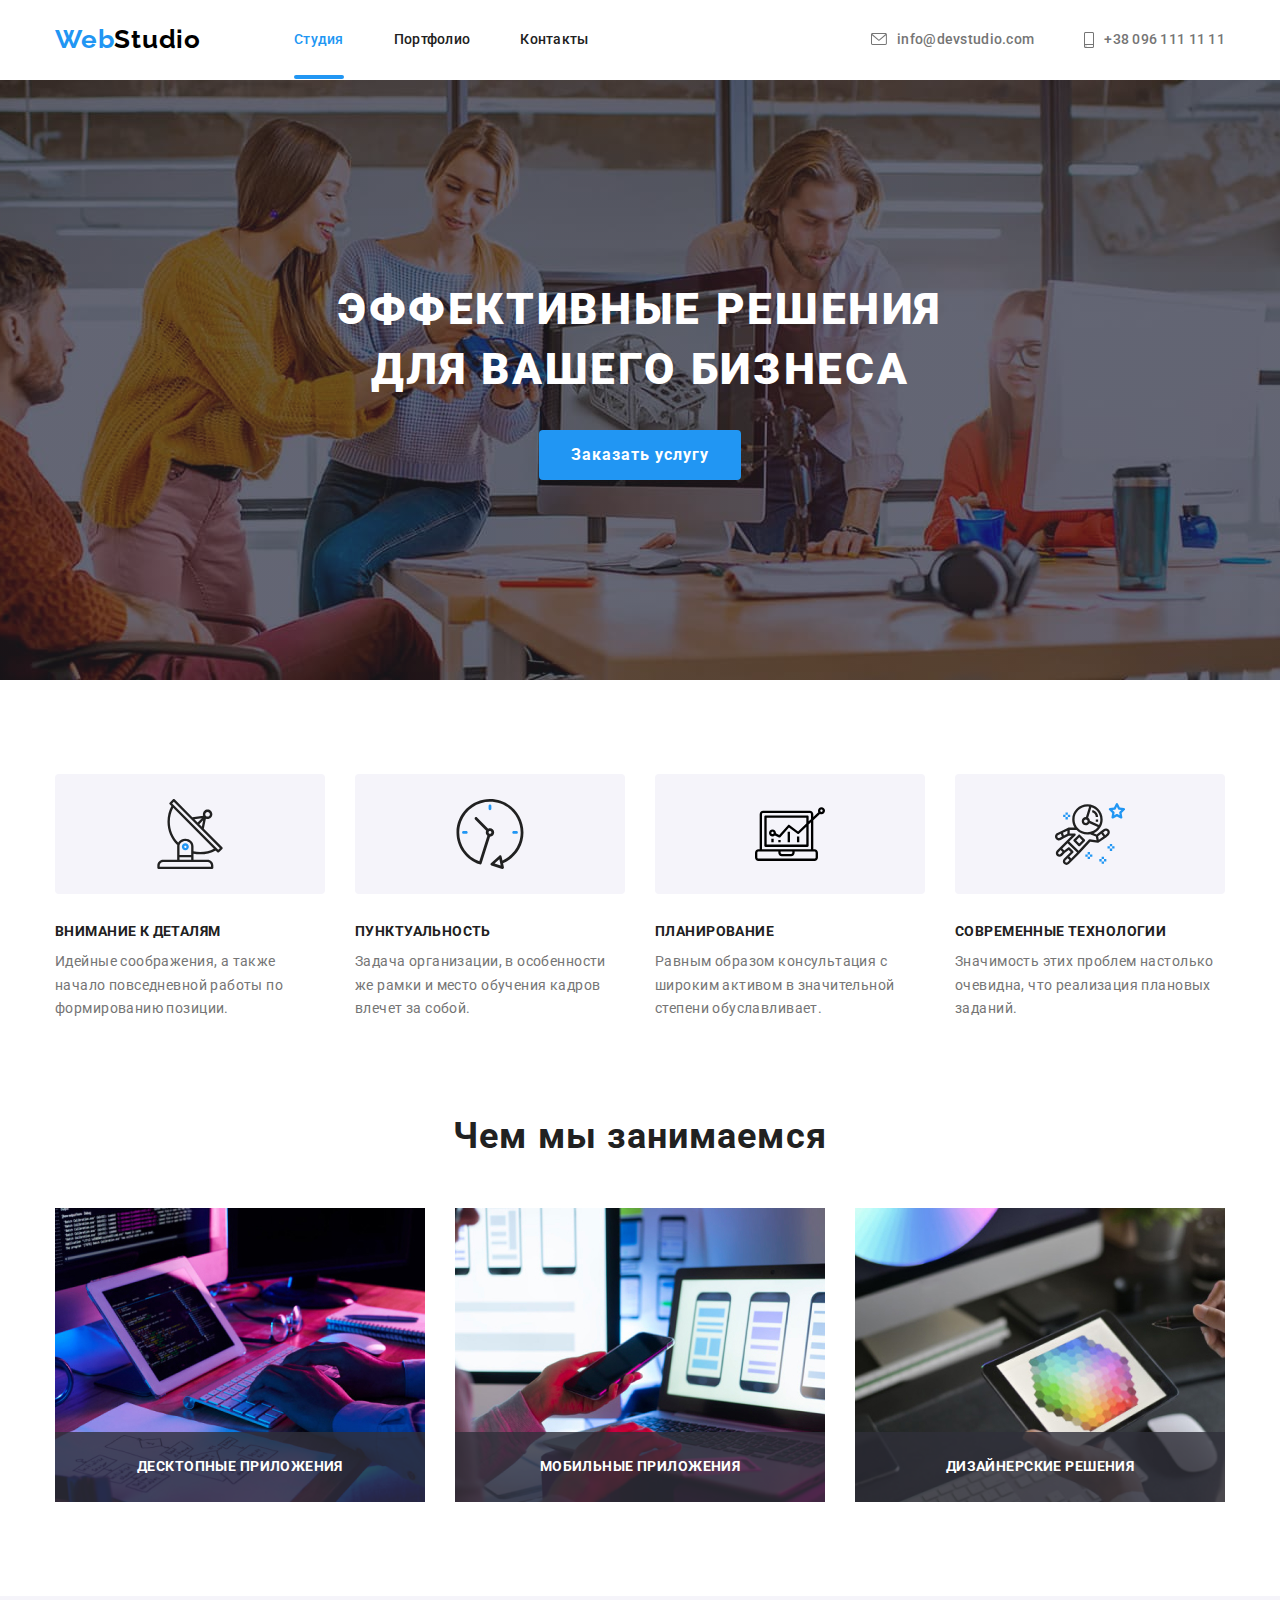
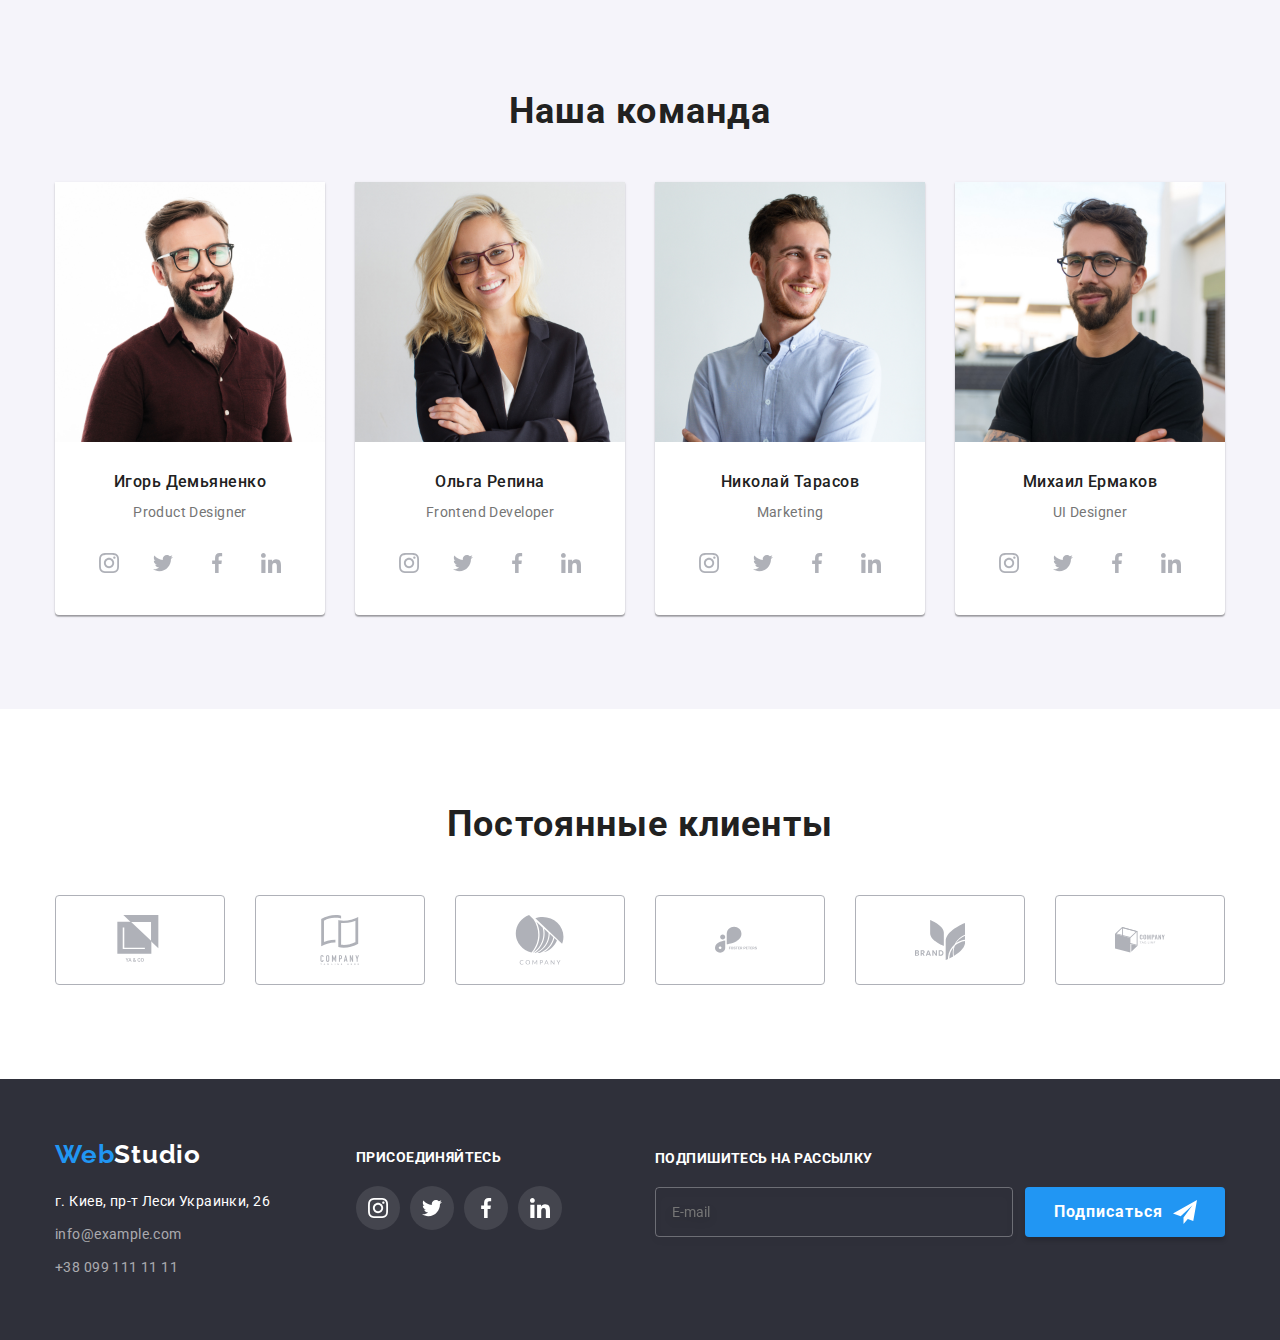
<file: index.html>
<!DOCTYPE html>
<html lang="ru">
  <head>
    <meta charset="UTF-8" />
    <meta name="viewport" content="width=device-width, initial-scale=1.0" />
    <title>Wed Studio</title>
    <link rel="preconnect" href="https://fonts.gstatic.com" />
    <link
      href="https://fonts.googleapis.com/css2?family=Raleway:wght@700&family=Roboto:wght@400;500;700;900&display=swap"
      rel="stylesheet"
    />
    <link
      rel="stylesheet"
      href="https://cdnjs.cloudflare.com/ajax/libs/modern-normalize/1.0.0/modern-normalize.min.css"
    />
    <link rel="stylesheet" href="./css/main.min.css" />
  </head>
  <body>
    <!-- Шапка сайта -->
    <header class="site-header">
      <nav class="main-nav container">
        <a href="./index.html" lang="en" class="logo"
          >Web<span class="logo-end">Studio</span>
        </a>

        <ul class="site-nav list">
          <li class="item">
            <a href="./index.html" class="link active">Студия</a>
          </li>
          <li class="item">
            <a href="./portfolio.html" class="link">Портфолио</a>
          </li>
          <li class="item"><a href="#" class="link">Контакты</a></li>
        </ul>

        <ul class="auth-nav list">
          <li class="item">
            <a href="mailto:info@devstudio.com" class="link">
              <div class="button">
                <svg class="button-icon" width="16px" height="12px">
                  <use href="./img/sprite.svg#icon-mail"></use>
                </svg>
              </div>
              info@devstudio.com
            </a>
          </li>
          <li class="item">
            <a href="tel:+38096111111" class="link">
              <div class="button">
                <svg class="button-icon" width="10px" height="16px">
                  <use href="./img/sprite.svg#icon-smartphone"></use>
                </svg>
              </div>
              +38 096 111 11 11
            </a>
          </li>
        </ul>
      </nav>
    </header>

    <main>
      <!-- Герой -->
      <section class="site-hero">
        <div class="hero-img">
          <div class="container">
            <h1 class="hero-title">Эффективные решения для вашего бизнеса</h1>
            <button type="button" class="button hero-button" data-modal-open>
              Заказать услугу
            </button>
          </div>
        </div>
      </section>

      <!-- Особенности -->
      <section class="section">
        <div class="container">
          <h2 class="section-title visually-hidden">Наши особенности</h2>

          <ul class="list feature-list">
            <li class="item">
              <div class="icon">
                <svg width="70px" height="70px">
                  <use href="./img/sprite.svg#icon-antenna"></use>
                </svg>
              </div>
              <h3 class="title">Внимание к деталям</h3>
              <p class="text">
                Идейные соображения, а также начало повседневной работы по
                формированию позиции.
              </p>
            </li>
            <li class="item">
              <div class="icon">
                <svg width="70px" height="70px">
                  <use href="./img/sprite.svg#icon-clock"></use>
                </svg>
              </div>
              <h3 class="title">Пунктуальность</h3>
              <p class="text">
                Задача организации, в особенности же рамки и место обучения
                кадров влечет за собой.
              </p>
            </li>
            <li class="item">
              <div class="icon">
                <svg width="70px" height="70px">
                  <use href="./img/sprite.svg#icon-computer"></use>
                </svg>
              </div>
              <h3 class="title">Планирование</h3>
              <p class="text">
                Равным образом консультация с широким активом в значительной
                степени обуславливает.
              </p>
            </li>
            <li class="item">
              <div class="icon">
                <svg width="70px" height="70px">
                  <use href="./img/sprite.svg#icon-astronaut"></use>
                </svg>
              </div>
              <h3 class="title">Современные технологии</h3>
              <p class="text">
                Значимость этих проблем настолько очевидна, что реализация
                плановых заданий.
              </p>
            </li>
          </ul>
        </div>
      </section>

      <!-- Наши работы -->
      <section class="section">
        <div class="container">
          <h2 class="section-title">Чем мы занимаемся</h2>

          <ul class="list work-list">
            <li class="item">
              <div class="work-thumb">
                <img
                  class="work-img"
                  src="./img/box-1.jpg"
                  alt="Верстка стилей"
                  width="370"
                  height="294"
                />
                <div class="work-title">Десктопные приложения</div>
              </div>
            </li>
            <li class="item">
              <div class="work-thumb">
                <img
                  class="work-img"
                  src="./img/box-2.jpg"
                  alt="Выбор дизайна"
                  width="370"
                  height="294"
                />
                <div class="work-title">Мобильные приложения</div>
              </div>
            </li>
            <li class="item">
              <div class="work-thumb">
                <img
                  class="work-img"
                  src="./img/box-3.jpg"
                  alt="Подборка цветовой гаммы"
                  width="370"
                  height="294"
                />
                <div class="work-title">Дизайнерские решения</div>
              </div>
            </li>
          </ul>
        </div>
      </section>

      <!-- Команда -->
      <section class="section background-accent">
        <div class="container main-team">
          <h2 class="section-title">Наша команда</h2>

          <ul class="list team-list">
            <li class="item">
              <img
                src="./img/team-1.jpg"
                alt="Фото сотрудника"
                width="270"
                height="260"
              />
              <h3 class="title">Игорь Демьяненко</h3>
              <p lang="en" class="text">Product Designer</p>
              <ul class="icon-list list">
                <li class="icon-item">
                  <a href="#" class="icon-link">
                    <svg class="icon" width="20" height="20">
                      <use href="./img/sprite.svg#icon-instagram"></use>
                    </svg>
                  </a>
                </li>
                <li class="icon-item">
                  <a href="#" class="icon-link">
                    <svg class="icon" width="20" height="20">
                      <use href="./img/sprite.svg#icon-twitter"></use>
                    </svg>
                  </a>
                </li>
                <li class="icon-item">
                  <a href="#" class="icon-link">
                    <svg class="icon" width="20" height="20">
                      <use href="./img/sprite.svg#icon-facebook"></use>
                    </svg>
                  </a>
                </li>
                <li class="icon-item">
                  <a href="#" class="icon-link">
                    <svg class="icon" width="20" height="20">
                      <use href="./img/sprite.svg#icon-linkedin"></use>
                    </svg>
                  </a>
                </li>
              </ul>
            </li>
            <li class="item">
              <img
                src="./img/team-2.jpg"
                alt="Фото сотрудника"
                width="270"
                height="260"
              />
              <h3 class="title">Ольга Репина</h3>
              <p lang="en" class="text">Frontend Developer</p>
              <ul class="icon-list list">
                <li class="icon-item">
                  <a href="#" class="icon-link">
                    <svg class="icon" width="20" height="20">
                      <use href="./img/sprite.svg#icon-instagram"></use>
                    </svg>
                  </a>
                </li>
                <li class="icon-item">
                  <a href="#" class="icon-link">
                    <svg class="icon" width="20" height="20">
                      <use href="./img/sprite.svg#icon-twitter"></use>
                    </svg>
                  </a>
                </li>
                <li class="icon-item">
                  <a href="#" class="icon-link">
                    <svg class="icon" width="20" height="20">
                      <use href="./img/sprite.svg#icon-facebook"></use>
                    </svg>
                  </a>
                </li>
                <li class="icon-item">
                  <a href="#" class="icon-link">
                    <svg class="icon" width="20" height="20">
                      <use href="./img/sprite.svg#icon-linkedin"></use>
                    </svg>
                  </a>
                </li>
              </ul>
            </li>
            <li class="item">
              <img
                src="./img/team-3.jpg"
                alt="Фото сотрудника"
                width="270"
                height="260"
              />
              <h3 class="title">Николай Тарасов</h3>
              <p lang="en" class="text">Marketing</p>
              <ul class="icon-list list">
                <li class="icon-item">
                  <a href="#" class="icon-link">
                    <svg class="icon" width="20" height="20">
                      <use href="./img/sprite.svg#icon-instagram"></use>
                    </svg>
                  </a>
                </li>
                <li class="icon-item">
                  <a href="#" class="icon-link">
                    <svg class="icon" width="20" height="20">
                      <use href="./img/sprite.svg#icon-twitter"></use>
                    </svg>
                  </a>
                </li>
                <li class="icon-item">
                  <a href="#" class="icon-link">
                    <svg class="icon" width="20" height="20">
                      <use href="./img/sprite.svg#icon-facebook"></use>
                    </svg>
                  </a>
                </li>
                <li class="icon-item">
                  <a href="#" class="icon-link">
                    <svg class="icon" width="20" height="20">
                      <use href="./img/sprite.svg#icon-linkedin"></use>
                    </svg>
                  </a>
                </li>
              </ul>
            </li>
            <li class="item">
              <img
                src="./img/team-4.jpg"
                alt="Фото сотрудника"
                width="270"
                height="260"
              />
              <h3 class="title">Михаил Ермаков</h3>
              <p lang="en" class="text">UI Designer</p>
              <ul class="icon-list list">
                <li class="icon-item">
                  <a href="#" class="icon-link">
                    <svg class="icon" width="20" height="20">
                      <use href="./img/sprite.svg#icon-instagram"></use>
                    </svg>
                  </a>
                </li>
                <li class="icon-item">
                  <a href="#" class="icon-link">
                    <svg class="icon" width="20" height="20">
                      <use href="./img/sprite.svg#icon-twitter"></use>
                    </svg>
                  </a>
                </li>
                <li class="icon-item">
                  <a href="#" class="icon-link">
                    <svg class="icon" width="20" height="20">
                      <use href="./img/sprite.svg#icon-facebook"></use>
                    </svg>
                  </a>
                </li>
                <li class="icon-item">
                  <a href="#" class="icon-link">
                    <svg class="icon" width="20" height="20">
                      <use href="./img/sprite.svg#icon-linkedin"></use>
                    </svg>
                  </a>
                </li>
              </ul>
            </li>
          </ul>
        </div>
      </section>

      <!-- Компании -->

      <section class="section">
        <div class="container">
          <h2 class="section-title">Постоянные клиенты</h2>
          <ul class="list company-list">
            <li class="item">
              <a href="#" class="company-icon">
                <svg class="icon" width="50" height="50px">
                  <use href="./img/sprite.svg#icon-company-1"></use>
                </svg>
              </a>
            </li>
            <li class="item">
              <a href="#" class="company-icon">
                <svg class="icon" width="50" height="50px">
                  <use href="./img/sprite.svg#icon-company-2"></use>
                </svg>
              </a>
            </li>
            <li class="item">
              <a href="#" class="company-icon">
                <svg class="icon" width="50" height="50px">
                  <use href="./img/sprite.svg#icon-company-3"></use>
                </svg>
              </a>
            </li>
            <li class="item">
              <a href="#" class="company-icon">
                <svg class="icon" width="50" height="50px">
                  <use href="./img/sprite.svg#icon-company-4"></use>
                </svg>
              </a>
            </li>
            <li class="item">
              <a href="#" class="company-icon">
                <svg class="icon" width="50" height="50px">
                  <use href="./img/sprite.svg#icon-company-5"></use>
                </svg>
              </a>
            </li>
            <li class="item">
              <a href="#" class="company-icon">
                <svg class="icon" width="50" height="50px">
                  <use href="./img/sprite.svg#icon-company-6"></use>
                </svg>
              </a>
            </li>
          </ul>
        </div>
      </section>
    </main>

    <!-- Подвал -->
    <footer class="site-footer">
      <div class="container">
        <div>
          <a href="./index.html" class="logo"
            >Web<span class="logo-end">Studio</span></a
          >
          <address class="contact-info">
            <a href="https://goo.gl/maps/bzkinhmpRiBep3HJ8" class="link map"
              >г. Киев, пр-т Леси Украинки, 26
            </a>
            <a href="mailto:info@example.com" class="link contact"
              >info@example.com</a
            >
            <a href="tel:+380991111111" class="link contact"
              >+38 099 111 11 11</a
            >
          </address>
        </div>
        <div class="follow">
          <h2 class="title">присоединяйтесь</h2>
          <ul class="icon-list list">
            <li class="icon-item">
              <a href="#" class="icon-link">
                <svg class="icon" width="20" height="20">
                  <use href="./img/sprite.svg#icon-instagram"></use>
                </svg>
              </a>
            </li>
            <li class="icon-item">
              <a href="#" class="icon-link">
                <svg class="icon" width="20" height="20">
                  <use href="./img/sprite.svg#icon-twitter"></use>
                </svg>
              </a>
            </li>
            <li class="icon-item">
              <a href="#" class="icon-link">
                <svg class="icon" width="20" height="20">
                  <use href="./img/sprite.svg#icon-facebook"></use>
                </svg>
              </a>
            </li>
            <li class="icon-item">
              <a href="#" class="icon-link">
                <svg class="icon" width="20" height="20">
                  <use href="./img/sprite.svg#icon-linkedin"></use>
                </svg>
              </a>
            </li>
          </ul>
        </div>
        <div class="forms">
          <p class="title">Подпишитесь на рассылку</p>
          <form action="#" class="footer-form">
            <input
              type="email"
              name="user-email"
              class="footer-input"
              placeholder="E-mail"
            />
            <button type="submit" class="button footer-button">
              Подписаться
            </button>
          </form>
        </div>
      </div>
    </footer>
    <!--Модальное окно-->
    <div class="backdrop is-hidden" data-modal>
      <div class="modal">
        <button type="button" class="modal-button" data-modal-close>
          <svg class="modal-icon" width="11px" height="11px">
            <use href="./img/sprite.svg#icon-close"></use>
          </svg>
        </button>
        <div class="forms">
          <form action="#" class="modal-form" autocomplete="off">
            <p class="form-title">Оставьте свои данные, мы вам перезвоним</p>
            <label class="form-field">
              Имя
              <span class="form-wrapper">
                <input type="text" name="user-name" class="form-input" />
                <svg class="form-icon" width="18px" height="18px">
                  <use href="./img/sprite.svg#icon-name"></use>
                </svg> </span
            ></label>
            <label class="form-field">
              Телефон
              <span class="form-wrapper">
                <input type="tel" name="user-tell" class="form-input" />
                <svg class="form-icon" width="18px" height="18px">
                  <use href="./img/sprite.svg#icon-tell"></use>
                </svg>
              </span>
            </label>
            <label class="form-field">
              Почта
              <span class="form-wrapper">
                <input type="email" name="user-email" class="form-input" />
                <svg class="form-icon" width="18px" height="18px">
                  <use href="./img/sprite.svg#icon-email"></use>
                </svg>
              </span>
            </label>
            <label class="form-field">
              Коментарий
              <textarea
                class="form-massage"
                name="user-massage"
                placeholder="Введите текст"
              ></textarea>
            </label>
            <input
              id="user-policy"
              type="checkbox"
              name="user-policy"
              value="accept-policy"
              class="form-policy visually-hidden"
            />
            <label class="policy-text" for="user-policy">
              Соглашаюсь с рассылкой и принимаю &nbsp;
              <a href="#" class="link-policy">Условия договора</a>
            </label>
            <button type="submit" class="button form-button">Отправить</button>
          </form>
        </div>
      </div>
    </div>
    <script src="./js/modal.js"></script>
  </body>
</html>
</file>
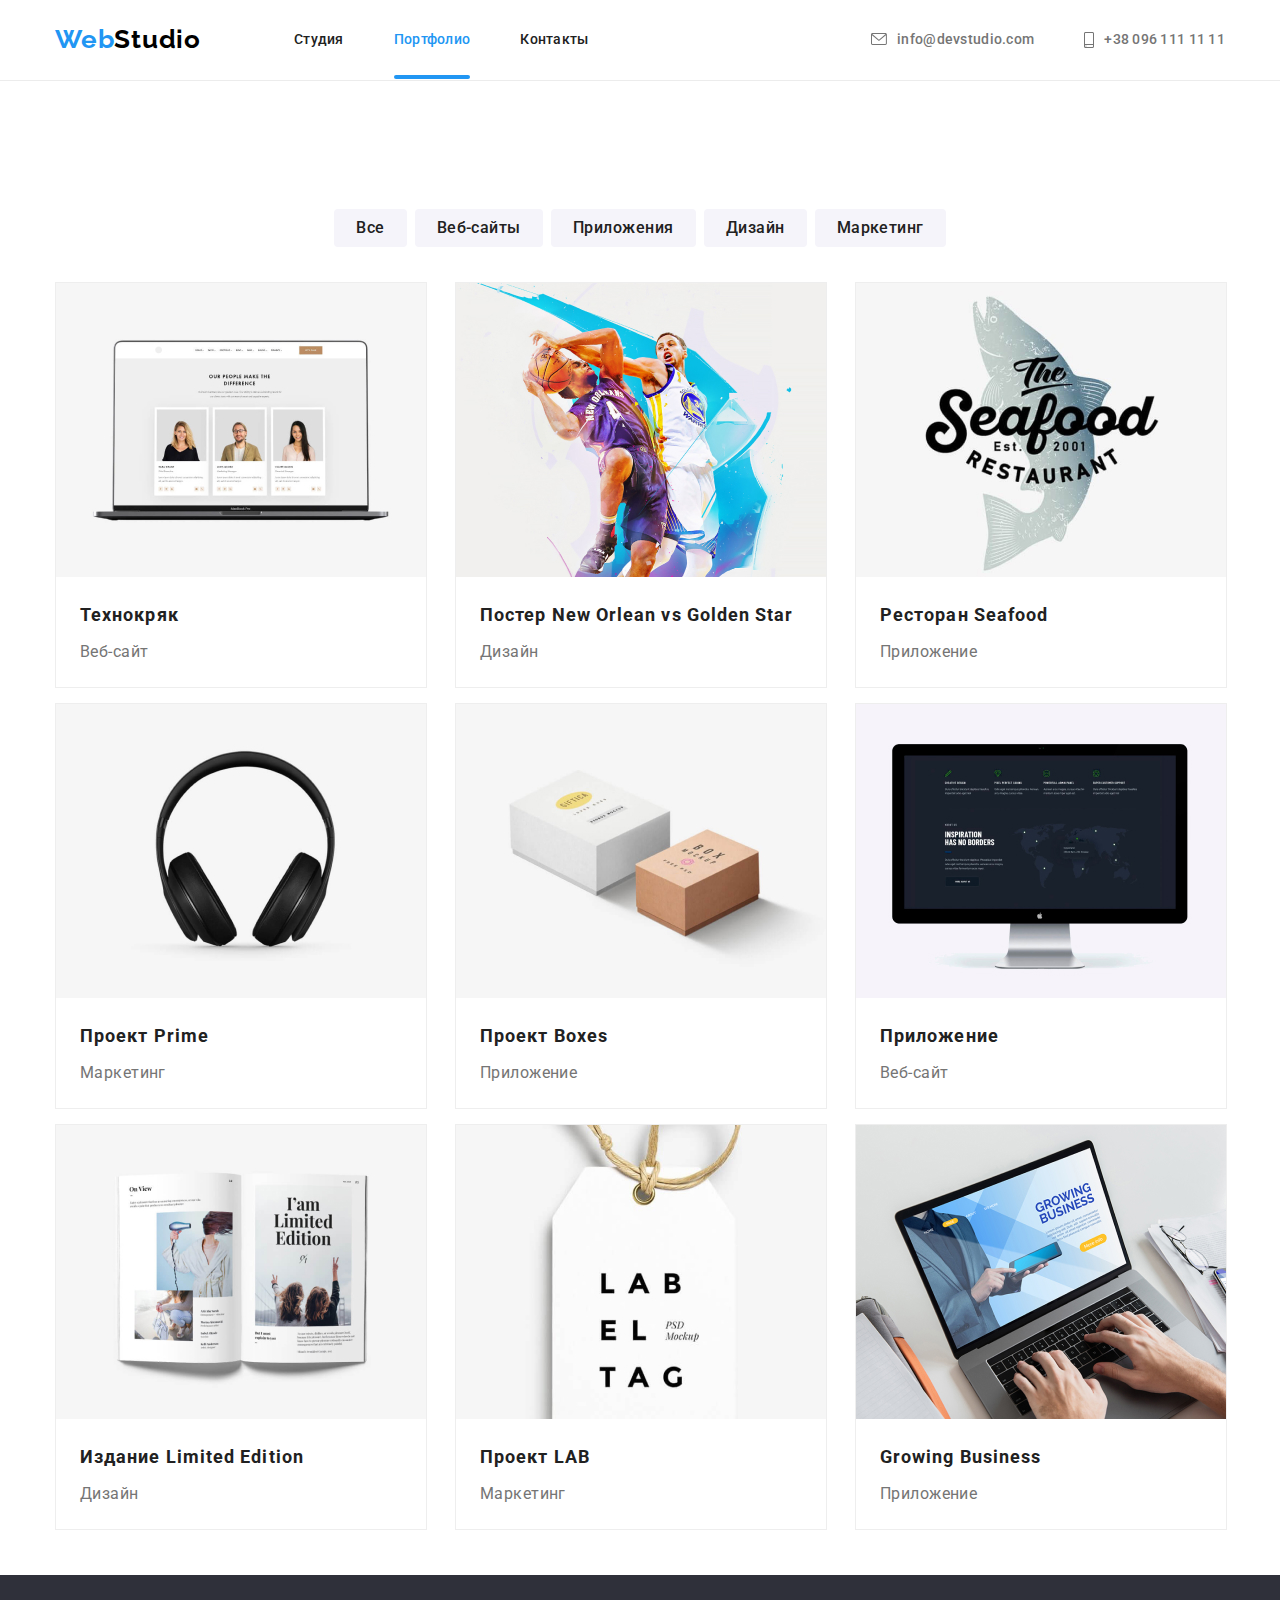
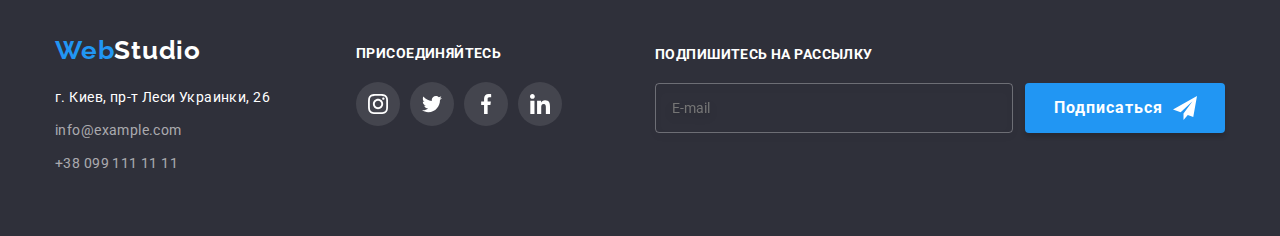
<file: portfolio.html>
<!DOCTYPE html>
<html lang="ru">
  <head>
    <meta charset="UTF-8" />
    <meta name="viewport" content="width=device-width, initial-scale=1.0" />
    <title>Wed Studio</title>
    <link rel="preconnect" href="https://fonts.gstatic.com" />
    <link
      href="https://fonts.googleapis.com/css2?family=Raleway:wght@700&family=Roboto:wght@400;500;700;900&display=swap"
      rel="stylesheet"
    />
    <link
      rel="stylesheet"
      href="https://cdnjs.cloudflare.com/ajax/libs/modern-normalize/1.0.0/modern-normalize.min.css"
    />
    <link rel="stylesheet" href="./css/portfolio.min.css" />
  </head>
  <body>
    <!-- Шапка сайта -->
    <header class="site-header portfolio-header">
      <nav class="main-nav container">
        <a href="./index.html" lang="en" class="logo"
          >Web<span class="logo-end">Studio</span></a
        >

        <ul class="site-nav list">
          <li class="item">
            <a href="./index.html" class="link">Студия</a>
          </li>
          <li class="item">
            <a href="./portfolio.html" class="link active">Портфолио</a>
          </li>
          <li class="item"><a href="#" class="link">Контакты</a></li>
        </ul>

        <ul class="auth-nav list">
          <li class="item">
            <a href="mailto:info@devstudio.com" class="link">
              <div class="button">
                <svg class="button-icon" width="16px" height="12px">
                  <use href="./img/sprite.svg#icon-mail"></use>
                </svg>
              </div>
              info@devstudio.com</a
            >
          </li>
          <li class="item">
            <a href="tel:+38096111111" class="link">
              <div class="button">
                <svg class="button-icon" width="10px" height="16px">
                  <use href="./img/sprite.svg#icon-smartphone"></use>
                </svg>
              </div>
              +38 096 111 11 11</a
            >
          </li>
        </ul>
      </nav>
    </header>

    <main>
      <!-- Примеры работ -->
      <section class="portfolio-section">
        <div class="container">
          <h1 class="section-title visually-hidden">Примеры работ</h1>

          <ul class="list filtr-list">
            <li class="item">
              <button type="button" class="button active">Все</button>
            </li>
            <li class="item">
              <button type="button" class="button">Веб-сайты</button>
            </li>
            <li class="item">
              <button type="button" class="button">Приложения</button>
            </li>
            <li class="item">
              <button type="button" class="button">Дизайн</button>
            </li>
            <li class="item">
              <button type="button" class="button">Маркетинг</button>
            </li>
          </ul>

          <ul class="list example-list">
            <li class="item">
              <a href="" class="link">
                <div class="example-thumb">
                  <img
                    src="./img/portfolio-1.jpg"
                    alt="Фото работы"
                    width="370"
                    height="294"
                  />
                  <div class="text-overlay">
                    Технокряк это современная площадка распространения
                    коронавируса. Компании используют эту платформу для
                    цифрового шпионажа и атак на защищённые сервера конкурентов.
                  </div>
                </div>
                <h2 class="title">Технокряк</h2>
                <p class="text">Веб-сайт</p>
              </a>
            </li>
            <li class="item">
              <a href="" class="link">
                <div class="example-thumb">
                  <img
                    src="./img/portfolio-2.jpg"
                    alt="Фото работы"
                    width="370"
                    height="294"
                  />
                  <div class="text-overlay">
                    Технокряк это современная площадка распространения
                    коронавируса. Компании используют эту платформу для
                    цифрового шпионажа и атак на защищённые сервера конкурентов.
                  </div>
                </div>
                <h2 class="title">
                  Постер <span lang="en">New Orlean vs Golden Star</span>
                </h2>
                <p class="text">Дизайн</p>
              </a>
            </li>
            <li class="item">
              <a href="" class="link">
                <div class="example-thumb">
                  <img
                    src="./img/portfolio-3.jpg"
                    alt="Фото работы"
                    width="370"
                    height="294"
                  />
                  <div class="text-overlay">
                    Технокряк это современная площадка распространения
                    коронавируса. Компании используют эту платформу для
                    цифрового шпионажа и атак на защищённые сервера конкурентов.
                  </div>
                </div>
                <h2 class="title">Ресторан <span lang="en">Seafood</span></h2>
                <p class="text">Приложение</p>
              </a>
            </li>
            <li class="item">
              <a href="" class="link">
                <div class="example-thumb">
                  <img
                    src="./img/portfolio-4.jpg"
                    alt="Фото работы"
                    width="370"
                    height="294"
                  />
                  <div class="text-overlay">
                    Технокряк это современная площадка распространения
                    коронавируса. Компании используют эту платформу для
                    цифрового шпионажа и атак на защищённые сервера конкурентов.
                  </div>
                </div>
                <h2 class="title">Проект <span lang="en">Prime</span></h2>
                <p class="text">Маркетинг</p>
              </a>
            </li>
            <li class="item">
              <a href="" class="link">
                <div class="example-thumb">
                  <img
                    src="./img/portfolio-5.jpg"
                    alt="Фото работы"
                    width="370"
                    height="294"
                  />
                  <div class="text-overlay">
                    Технокряк это современная площадка распространения
                    коронавируса. Компании используют эту платформу для
                    цифрового шпионажа и атак на защищённые сервера конкурентов.
                  </div>
                </div>
                <h2 class="title">Проект <span lang="en">Boxes</span></h2>
                <p class="text">Приложение</p>
              </a>
            </li>
            <li class="item">
              <a href="" class="link">
                <div class="example-thumb">
                  <img
                    src="./img/portfolio-6.jpg"
                    alt="Фото работы"
                    width="370"
                    height="294"
                  />
                  <div class="text-overlay">
                    Технокряк это современная площадка распространения
                    коронавируса. Компании используют эту платформу для
                    цифрового шпионажа и атак на защищённые сервера конкурентов.
                  </div>
                </div>
                <h2 class="title">Приложение</h2>
                <p class="text">Веб-сайт</p>
              </a>
            </li>
            <li class="item">
              <a href="" class="link">
                <div class="example-thumb">
                  <img
                    src="./img/portfolio-7.jpg"
                    alt="Фото работы"
                    width="370"
                    height="294"
                  />
                  <div class="text-overlay">
                    Технокряк это современная площадка распространения
                    коронавируса. Компании используют эту платформу для
                    цифрового шпионажа и атак на защищённые сервера конкурентов.
                  </div>
                </div>
                <h2 class="title">
                  Издание <span lang="en">Limited Edition</span>
                </h2>
                <p class="text">Дизайн</p>
              </a>
            </li>
            <li class="item">
              <a href="" class="link">
                <div class="example-thumb">
                  <img
                    src="./img/portfolio-8.jpg"
                    alt="Фото работы"
                    width="370"
                    height="294"
                  />
                  <div class="text-overlay">
                    Технокряк это современная площадка распространения
                    коронавируса. Компании используют эту платформу для
                    цифрового шпионажа и атак на защищённые сервера конкурентов.
                  </div>
                </div>
                <h2 class="title">Проект LAB</h2>
                <p class="text">Маркетинг</p>
              </a>
            </li>
            <li class="item">
              <a href="" class="link">
                <div class="example-thumb">
                  <img
                    src="./img/portfolio-9.jpg"
                    alt="Фото работы"
                    width="370"
                    height="294"
                  />
                  <div class="text-overlay">
                    Технокряк это современная площадка распространения
                    коронавируса. Компании используют эту платформу для
                    цифрового шпионажа и атак на защищённые сервера конкурентов.
                  </div>
                </div>
                <h2 class="title" lang="en">Growing Business</h2>
                <p class="text">Приложение</p>
              </a>
            </li>
          </ul>
        </div>
      </section>
    </main>

    <!-- Подвал -->
    <footer class="site-footer">
      <div class="container">
        <div>
          <a href="./index.html" class="logo"
            >Web<span class="logo-end">Studio</span></a
          >
          <address class="contact-info">
            <a href="https://goo.gl/maps/bzkinhmpRiBep3HJ8" class="link map"
              >г. Киев, пр-т Леси Украинки, 26
            </a>
            <a href="mailto:info@example.com" class="link contact"
              >info@example.com</a
            >
            <a href="tel:+380991111111" class="link contact"
              >+38 099 111 11 11</a
            >
          </address>
        </div>
        <div class="follow">
          <h2 class="title">присоединяйтесь</h2>
          <ul class="icon-list list">
            <li class="icon-item">
              <a href="#" class="icon-link">
                <svg class="icon" width="20" height="20">
                  <use href="./img/sprite.svg#icon-instagram"></use>
                </svg>
              </a>
            </li>
            <li class="icon-item">
              <a href="#" class="icon-link">
                <svg class="icon" width="20" height="20">
                  <use href="./img/sprite.svg#icon-twitter"></use>
                </svg>
              </a>
            </li>
            <li class="icon-item">
              <a href="#" class="icon-link">
                <svg class="icon" width="20" height="20">
                  <use href="./img/sprite.svg#icon-facebook"></use>
                </svg>
              </a>
            </li>
            <li class="icon-item">
              <a href="#" class="icon-link">
                <svg class="icon" width="20" height="20">
                  <use href="./img/sprite.svg#icon-linkedin"></use>
                </svg>
              </a>
            </li>
          </ul>
        </div>
        <div class="forms">
          <p class="title">Подпишитесь на рассылку</p>
          <form action="#" class="footer-form">
            <input
              type="email"
              name="user-email"
              class="footer-input"
              placeholder="E-mail"
            />
            <button type="submit" class="button footer-button">
              Подписаться
            </button>
          </form>
        </div>
      </div>
    </footer>
  </body>
</html>
</file>
<file: css/main.min.css>
:root{--primary-text-color: #757575;--title-text-color: #212121;--accent-color: #2196f3;--primari-background-color: #2f303a;--primary-icon-color: #afb1b8;--anitation-function: 250ms cubic-bezier(0.4, 0, 0.2, 1)}.visually-hidden{position:absolute;width:1px;height:1px;margin:-1px;border:0;padding:0;white-space:nowrap;clip-path:inset(100%);clip:rect(0 0 0 0);overflow:hidden}body{font-family:Roboto,sans-serif;color:var(--primary-text-color);font-weight:400;font-size:14px;line-height:1.71;letter-spacing:.03em}.link{text-decoration:none;cursor:pointer;display:inline-block}.list{list-style:none;margin:0;padding:0}.title{color:var(--title-text-color)}img{display:block}.button{font-family:inherit;border:none;cursor:pointer;border-radius:4px}.logo{color:var(--accent-color);font-family:Raleway,sans-serif;font-weight:700;font-size:26px;line-height:1.2;letter-spacing:.03em;text-decoration:none}.icon,.icon-link,.link,.company-icon,.button,.hero-button{transition:var(--anitation-function)}.container{width:1200px;padding:0 15px;margin:0 auto}.backdrop{position:fixed;width:100%;height:100%;left:0;top:0;background-color:rgba(0,0,0,.2);pointer-events:auto;opacity:1;visibility:visible;transition:pointer-events var(--anitation-function),opacity var(--anitation-function),visibility var(--anitation-function)}.modal{position:absolute;display:flex;width:528px;height:581px;padding:40px;top:50%;left:50%;transform:translate(-50%, -50%);background-color:#fff;box-shadow:0px 1px 3px rgba(0,0,0,.12),0px 1px 1px rgba(0,0,0,.14),0px 2px 1px rgba(0,0,0,.2);border-radius:4px}.modal-button{position:absolute;width:30px;height:30px;top:8px;right:8px;display:flex;align-items:center;justify-content:center;border-radius:50%;background-color:#fff;border:1px solid rgba(0,0,0,.1);cursor:pointer;transition:fill var(--anitation-function)}.modal-button:hover,.modal-button:focus{fill:var(--accent-color)}.is-hidden{opacity:0;visibility:hidden;pointer-events:none}.modal-form{display:flex;flex-direction:column}.form-title{font-weight:700;font-size:20px;line-height:1.15;text-align:center;letter-spacing:.03em;color:var(--title-text-color);margin:0 0 12px 0}.form-field{font-size:12px;line-height:1.16;letter-spacing:.01em}.form-field:not(:last-child){margin-bottom:10px}.form-wrapper{position:relative;display:block;margin-top:4px}.policy-text{margin-top:20px;margin-bottom:30px}.form-input{width:100%;height:40px;border:1px solid rgba(33,33,33,.2);border-radius:4px;padding-left:42px;transition:border-color var(--anitation-function)}.form-input:focus,.form-input:hover{outline:none;border-color:var(--accent-color);cursor:pointer}.form-icon{position:absolute;left:12px;top:50%;transform:translateY(-50%);transition:fill var(--anitation-function)}.form-input:focus+.form-icon,.form-input:hover+.form-icon{fill:var(--accent-color)}.form-massage{width:100%;height:120px;border:1px solid rgba(33,33,33,.2);border-radius:4px;padding:12px 16px;margin-top:4px;resize:none;transition:border-color var(--anitation-function)}.form-massage:focus,.form-massage:hover{outline:none;border-color:var(--accent-color);cursor:pointer}.policy-text{display:flex;justify-content:center;align-items:center}.policy-text::before{content:"";display:inline-block;width:16px;height:15px;background-image:url(../img/checkbox.jpg);margin-right:7px;font-size:14px;line-height:1.71;letter-spacing:.03em;color:#757575;transition:background-image var(--anitation-function)}.form-policy:checked+.policy-text::before{background-image:url(../img/checkbox-active.jpg);transition:background-image var(--anitation-function)}.link-policy{color:var(--accent-color)}.form-button{color:#fff;background-color:var(--accent-color);font-weight:700;font-size:16px;line-height:1.87;letter-spacing:.06em;padding:10px 55px;box-shadow:0px 4px 4px rgba(0,0,0,.15);min-width:200px;margin:0 auto}.section-title{color:var(--title-text-color);font-weight:700;font-size:36px;line-height:1.17;text-align:center;letter-spacing:.03em;margin:0 0 50px 0}.section{margin:94px 0}.portfolio-section{margin-top:128px;margin-bottom:60px}.site-header.portfolio-header{border-bottom:1px solid #ececec}.site-header>.main-nav{display:flex;align-items:center;padding-top:24px;padding-bottom:25px}.site-nav{display:flex}.logo-end{color:#000}.site-nav .link{color:var(--title-text-color);font-weight:500;font-size:14px;line-height:1.1;letter-spacing:.02em;position:relative}.link.active::after{content:"";position:absolute;width:100%;height:4px;left:0;bottom:-32px;background-color:var(--accent-color);border-radius:2px}.site-nav>.item:not(:last-child){margin-right:50px}.site-nav>.item:first-child{margin-left:93px}.auth-nav{display:flex;margin-left:auto}.auth-nav>.item:not(:last-child){margin-right:50px}.auth-nav .link{color:var(--primary-text-color);font-weight:500;font-size:14px;line-height:1.1;letter-spacing:.02em;display:flex;align-items:center}.site-nav .link:hover,.site-nav .link:focus,.site-nav .active,.auth-nav .link:hover,.auth-nav .link:focus{color:var(--accent-color)}.auth-nav .button{padding:0;margin-right:10px;display:flex;color:var(--primary-text-color);background-color:#fff}.auth-nav .button-icon{fill:currentColor}.auth-nav .link:hover .button,.auth-nav .link:focus .button{color:var(--accent-color)}.site-hero .hero-img{margin-left:auto;margin-right:auto;background-image:linear-gradient(to right, rgba(47, 48, 58, 0.4), rgba(47, 48, 58, 0.4)),url(../img/hero-img.jpg);background-repeat:no-repeat;background-size:cover;background-position:center;max-width:1600px;height:600px;padding:200px 0}.hero-title{color:#fff;font-weight:900;font-size:44px;line-height:1.36;letter-spacing:.06em;text-align:center;text-transform:uppercase;margin:0 auto 30px auto;max-width:696px}.hero-button{color:#fff;background-color:var(--accent-color);font-weight:700;font-size:16px;line-height:1.87;letter-spacing:.06em;border:0px solid transparent;padding:10px 32px;display:flex;margin-left:auto;margin-right:auto}.section-title.visually-hidden{position:absolute;width:1px;height:1px;margin:-1px;border:0;padding:0;white-space:nowrap;clip-path:inset(100%);clip:rect(0 0 0 0);overflow:hidden}.feature-list{display:flex}.feature-list>.item{width:calc((1170px - 90px) / 4)}.feature-list>.item:not(:last-child){margin-right:30px}.feature-list .icon{width:270px;height:120px;margin:0 0 30px 0;padding:0;display:flex;justify-content:center;align-items:center;background-color:#f5f4fa;border-radius:4px}.feature-list .title{color:var(--title-text-color);font-weight:bold;font-size:14px;line-height:1.1;letter-spacing:.03em;text-transform:uppercase;margin:0 0 10px 0}.feature-list .text{margin:0}.work-list{display:flex}.work-list .item:not(:last-child){margin-right:30px}.work-list .work-thumb{position:relative}.work-list .work-title{position:absolute;width:100%;bottom:0;left:0;background-color:rgba(47,48,58,.8);font-weight:700;font-size:14px;line-height:1.14;text-align:center;letter-spacing:.03em;text-transform:uppercase;color:#fff;padding:27px 0}.section.background-accent{padding:94px 0px;background-color:#f5f4fa}.team-list{display:flex}.team-list>.item{background-color:#fff;box-shadow:0px 1px 3px rgba(0,0,0,.12),0px 1px 1px rgba(0,0,0,.14),0px 2px 1px rgba(0,0,0,.2);border-radius:0px 0px 4px 4px;text-align:center}.team-list>.item:not(:last-child){margin-right:30px}.team-list .title{color:var(--title-text-color);font-weight:500;font-size:16px;line-height:1.19;letter-spacing:.03em;margin:30px 0 10px 0}.team-list .text{margin:0 0 16px 0}.team-list .icon-list{display:flex;margin:0 32px 30px 32px}.team-list .icon-item:not(:last-child){margin-right:10px}.team-list .icon-link{width:44px;height:44px;display:flex;justify-content:center;align-items:center;color:var(--primary-icon-color);border-radius:50%;background-color:transparent}.team-list .icon{fill:currentColor}.team-list .icon-link:hover .icon,.team-list .icon-link:focus .icon{fill:#fff}.team-list .icon-link:hover,.team-list .icon-link:focus{background-color:var(--accent-color)}.company-list{display:flex}.company-list>.item{width:170px;height:90px;margin:0;padding:0}.company-list>.item:not(:last-child){margin-right:30px}.company-icon{display:block;margin:0;padding:0;width:100%;height:100%;display:flex;border:1px solid var(--primary-icon-color);border-radius:4px;justify-content:center;align-items:center;color:var(--primary-icon-color)}.company-icon:hover,.company-icon:focus{border-color:var(--accent-color)}.company-icon:hover>.icon,.company-icon:focus>.icon{fill:var(--accent-color)}.company-icon .icon{fill:currentColor}.site-footer{background:#2f303a}.site-footer>.container{padding-bottom:60px;padding-top:60px;display:flex}.site-footer .contact-info{width:231px}.site-footer .logo-end{color:#fff}.site-footer .map{color:#fff;font-style:normal;font-size:14px;line-height:1.71;letter-spacing:.03em;display:inline-block;margin:0 0 9px 0}.site-footer .contact{color:rgba(255,255,255,.6);font-style:normal;font-size:14px;line-height:1.71;letter-spacing:.03em}.site-footer .contact:not(:last-child){padding:0 0 9px 0}.site-footer .logo{display:inline-block;margin:0 0 20px 0}.site-footer .link{display:block}.site-footer .link:focus,.site-footer .link:hover{color:var(--accent-color)}.site-footer .title{font-size:14px;line-height:1.14;letter-spacing:.03em;text-transform:uppercase;color:#fff;margin-bottom:20px}.site-footer .follow{margin-left:70px;display:block}.follow .icon-list{display:flex}.follow .icon-item:not(:last-child){margin-right:10px}.follow .icon-link{width:44px;height:44px;display:flex;justify-content:center;align-items:center;color:#fff;border-radius:50%;background:rgba(255,255,255,.1)}.follow .icon-link:hover,.follow .icon-link:focus{background-color:var(--accent-color)}.follow .icon{fill:currentColor}.site-footer .forms{margin-left:93px;padding-top:12px}.site-footer .contact-info{width:231px}.forms .title{font-weight:700;font-size:14px;line-height:1.14;letter-spacing:.03em;text-transform:uppercase;margin:0;padding-bottom:20px}.footer-form{display:flex;align-items:center}.footer-input{border:1px solid rgba(255,255,255,.3);box-sizing:border-box;filter:drop-shadow(0px 4px 4px rgba(0, 0, 0, 0.15));border-radius:4px;background-color:transparent;padding:15px 16px;margin-right:12px;width:358px;height:50px;color:#fff;cursor:pointer}.footer-button{color:#fff;background-color:var(--accent-color);font-weight:700;font-size:16px;line-height:1.87;letter-spacing:.06em;padding:10px 28px 10px 29px;box-shadow:0px 4px 4px rgba(0,0,0,.15);min-width:200px;margin:0 auto;display:flex;align-items:center}.footer-button::after{content:"";display:inline-block;background-image:url(../img/icon-send.svg);width:24px;height:24px;margin-left:10px}

/*# sourceMappingURL=file:///d:/GoIT/Project/goit-markup-hw-07/css/main.min.css.map *//*# sourceMappingURL=main.min.css.map */
</file>
<file: css/portfolio.min.css>
:root{--primary-text-color: #757575;--title-text-color: #212121;--accent-color: #2196f3;--primari-background-color: #2f303a;--primary-icon-color: #afb1b8;--anitation-function: 250ms cubic-bezier(0.4, 0, 0.2, 1)}.visually-hidden{position:absolute;width:1px;height:1px;margin:-1px;border:0;padding:0;white-space:nowrap;clip-path:inset(100%);clip:rect(0 0 0 0);overflow:hidden}body{font-family:Roboto,sans-serif;color:var(--primary-text-color);font-weight:400;font-size:14px;line-height:1.71;letter-spacing:.03em}.link{text-decoration:none;cursor:pointer;display:inline-block}.list{list-style:none;margin:0;padding:0}.title{color:var(--title-text-color)}img{display:block}.button{font-family:inherit;border:none;cursor:pointer;border-radius:4px}.logo{color:var(--accent-color);font-family:Raleway,sans-serif;font-weight:700;font-size:26px;line-height:1.2;letter-spacing:.03em;text-decoration:none}.icon,.icon-link,.link,.company-icon,.button,.hero-button{transition:var(--anitation-function)}.container{width:1200px;padding:0 15px;margin:0 auto}.section-title{color:var(--title-text-color);font-weight:700;font-size:36px;line-height:1.17;text-align:center;letter-spacing:.03em;margin:0 0 50px 0}.section{margin:94px 0}.portfolio-section{margin-top:128px;margin-bottom:60px}.site-header.portfolio-header{border-bottom:1px solid #ececec}.site-header>.main-nav{display:flex;align-items:center;padding-top:24px;padding-bottom:25px}.site-nav{display:flex}.logo-end{color:#000}.site-nav .link{color:var(--title-text-color);font-weight:500;font-size:14px;line-height:1.1;letter-spacing:.02em;position:relative}.link.active::after{content:"";position:absolute;width:100%;height:4px;left:0;bottom:-32px;background-color:var(--accent-color);border-radius:2px}.site-nav>.item:not(:last-child){margin-right:50px}.site-nav>.item:first-child{margin-left:93px}.auth-nav{display:flex;margin-left:auto}.auth-nav>.item:not(:last-child){margin-right:50px}.auth-nav .link{color:var(--primary-text-color);font-weight:500;font-size:14px;line-height:1.1;letter-spacing:.02em;display:flex;align-items:center}.site-nav .link:hover,.site-nav .link:focus,.site-nav .active,.auth-nav .link:hover,.auth-nav .link:focus{color:var(--accent-color)}.auth-nav .button{padding:0;margin-right:10px;display:flex;color:var(--primary-text-color);background-color:#fff}.auth-nav .button-icon{fill:currentColor}.auth-nav .link:hover .button,.auth-nav .link:focus .button{color:var(--accent-color)}.site-footer{background:#2f303a}.site-footer>.container{padding-bottom:60px;padding-top:60px;display:flex}.site-footer .contact-info{width:231px}.site-footer .logo-end{color:#fff}.site-footer .map{color:#fff;font-style:normal;font-size:14px;line-height:1.71;letter-spacing:.03em;display:inline-block;margin:0 0 9px 0}.site-footer .contact{color:rgba(255,255,255,.6);font-style:normal;font-size:14px;line-height:1.71;letter-spacing:.03em}.site-footer .contact:not(:last-child){padding:0 0 9px 0}.site-footer .logo{display:inline-block;margin:0 0 20px 0}.site-footer .link{display:block}.site-footer .link:focus,.site-footer .link:hover{color:var(--accent-color)}.site-footer .title{font-size:14px;line-height:1.14;letter-spacing:.03em;text-transform:uppercase;color:#fff;margin-bottom:20px}.site-footer .follow{margin-left:70px;display:block}.follow .icon-list{display:flex}.follow .icon-item:not(:last-child){margin-right:10px}.follow .icon-link{width:44px;height:44px;display:flex;justify-content:center;align-items:center;color:#fff;border-radius:50%;background:rgba(255,255,255,.1)}.follow .icon-link:hover,.follow .icon-link:focus{background-color:var(--accent-color)}.follow .icon{fill:currentColor}.site-footer .forms{margin-left:93px;padding-top:12px}.site-footer .contact-info{width:231px}.forms .title{font-weight:700;font-size:14px;line-height:1.14;letter-spacing:.03em;text-transform:uppercase;margin:0;padding-bottom:20px}.footer-form{display:flex;align-items:center}.footer-input{border:1px solid rgba(255,255,255,.3);box-sizing:border-box;filter:drop-shadow(0px 4px 4px rgba(0, 0, 0, 0.15));border-radius:4px;background-color:transparent;padding:15px 16px;margin-right:12px;width:358px;height:50px;color:#fff;cursor:pointer}.footer-button{color:#fff;background-color:var(--accent-color);font-weight:700;font-size:16px;line-height:1.87;letter-spacing:.06em;padding:10px 28px 10px 29px;box-shadow:0px 4px 4px rgba(0,0,0,.15);min-width:200px;margin:0 auto;display:flex;align-items:center}.footer-button::after{content:"";display:inline-block;background-image:url(../img/icon-send.svg);width:24px;height:24px;margin-left:10px}.filtr-list{margin:0 0 50px 0;display:flex;justify-content:center}.filtr-list>.item:not(:last-child){margin-right:8px}.filtr-list .button{cursor:pointer;color:var(--title-text-color);background:#f5f4fa;font-weight:500;font-size:16px;line-height:1.62;letter-spacing:.03em;padding:6px 22px}.filtr-list .button:hover,.filtr-list .button:focus{color:#fff;background-color:var(--accent-color);box-shadow:0px 3px 1px rgba(0,0,0,.1),0px 1px 2px rgba(0,0,0,.08),0px 2px 2px rgba(0,0,0,.12)}.example-list{margin:-15px;display:flex;flex-wrap:wrap}.example-list>.item{margin:15px 15px 0 15px;width:calc((1170px - 60px) / 3);background-color:#fff}.example-list>.item:nth-child(-n+3){margin-top:0}.example-list .link{border:1px solid #eee}.example-list .link:hover,.example-list .link:focus{box-shadow:0px 1px 1px rgba(0,0,0,.12),0px 4px 4px rgba(0,0,0,.06),1px 4px 6px rgba(0,0,0,.16)}.example-list .title{color:var(--title-text-color);font-weight:700;font-size:18px;line-height:2;letter-spacing:.06em;margin:20px 0 4px 0;padding:0 24px}.example-list .text{color:var(--primary-text-color);font-size:16px;line-height:1.87;margin:0 0 20px 0;padding:0 24px}.example-list .example-thumb{position:relative}.example-list .text-overlay{position:absolute;font-size:18px;line-height:1.56;color:#fff;letter-spacing:.03em;width:100%;height:100%;top:0;left:0;padding:63px 24px;background-color:rgba(33,150,243,.9);opacity:1;transform:scaleY(0);transform-origin:bottom;transition:opacity var(--anitation-function),transform var(--anitation-function)}.example-list .link:hover .text-overlay,.example-list .link:focus .text-overlay{opacity:1;transform:scaleY(1)}

/*# sourceMappingURL=file:///d:/GoIT/Project/goit-markup-hw-07/css/portfolio.min.css.map *//*# sourceMappingURL=portfolio.min.css.map */
</file>
